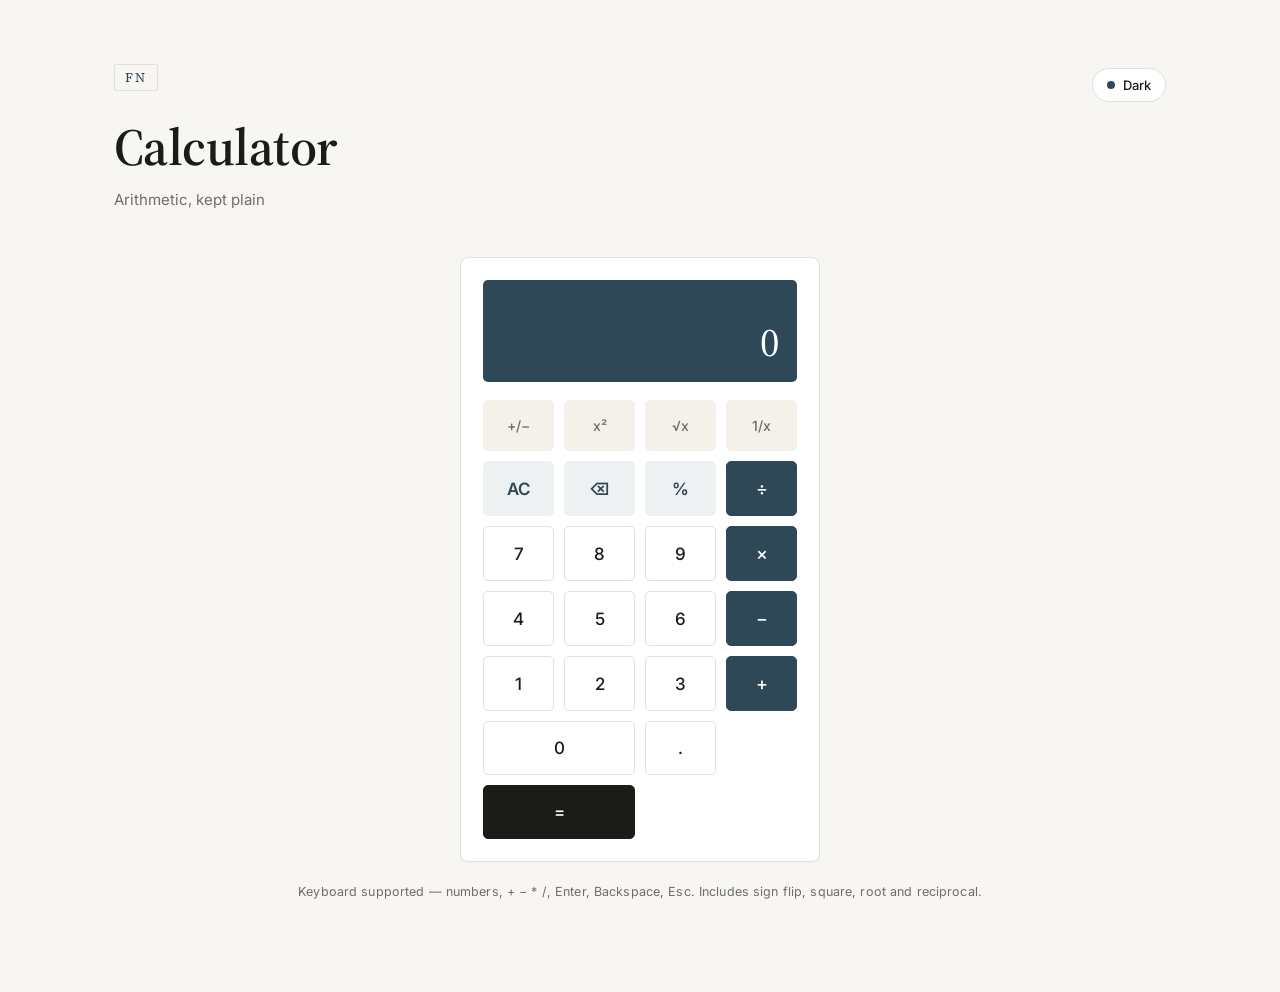
<file: Task 2/index_cal.html>
<!DOCTYPE html>
<html lang="en">
<head>
<meta charset="UTF-8">
<meta name="viewport" content="width=device-width, initial-scale=1.0">
<title>Calculator — Field Notes</title>
<link rel="stylesheet" href="style.css">
</head>
<body>

<header class="site-head">
  <div class="head-row">
    <div>
      <div class="mark">FN</div>
      <h1>Calculator</h1>
      <p class="sub">Arithmetic, kept plain</p>
    </div>
    <button class="theme-toggle" id="themeToggle" aria-label="Toggle dark mode">
      <span class="theme-dot"></span>
      <span id="themeLabel">Dark</span>
    </button>
  </div>
</header>

<main class="calc-wrap">
  <div class="calc" id="calc">

    <div class="screen">
      <div class="screen-history" id="history">&nbsp;</div>
      <div class="screen-main" id="display">0</div>
    </div>

    <div class="pad">
      <button class="key key-unary" data-action="sign">+/&minus;</button>
      <button class="key key-unary" data-action="square">x&sup2;</button>
      <button class="key key-unary" data-action="sqrt">&#8730;x</button>
      <button class="key key-unary" data-action="reciprocal">1/x</button>

      <button class="key key-fn" data-action="clear">AC</button>
      <button class="key key-fn" data-action="backspace">&#9003;</button>
      <button class="key key-fn" data-action="percent">%</button>
      <button class="key key-op" data-op="÷">&#247;</button>

      <button class="key" data-num="7">7</button>
      <button class="key" data-num="8">8</button>
      <button class="key" data-num="9">9</button>
      <button class="key key-op" data-op="×">&#215;</button>

      <button class="key" data-num="4">4</button>
      <button class="key" data-num="5">5</button>
      <button class="key" data-num="6">6</button>
      <button class="key key-op" data-op="−">&#8722;</button>

      <button class="key" data-num="1">1</button>
      <button class="key" data-num="2">2</button>
      <button class="key" data-num="3">3</button>
      <button class="key key-op" data-op="+">+</button>

      <button class="key key-zero" data-num="0">0</button>
      <button class="key" data-action="decimal">.</button>
      <button class="key key-equals" data-action="equals">=</button>
    </div>

  </div>

  <p class="hint">Keyboard supported — numbers, + − * /, Enter, Backspace, Esc. Includes sign flip, square, root and reciprocal.</p>
</main>

<script src="script.js"></script>
</body>
</html>
</file>
<file: Task 2/style.css>
@import url('https://fonts.googleapis.com/css2?family=Source+Serif+4:opsz,wght@8..60,400;8..60,600&family=Inter:wght@400;500;600&display=swap');

:root{
  --bg: #f7f6f3;
  --surface: #ffffff;
  --ink: #1b1b18;
  --ink-soft: #6f6d66;
  --line: #e2e0d9;
  --accent: #2f4858;
  --accent-soft: #eef1f2;
  --key: #ffffff;
  --key-hover: #f1efe9;
  --unary: #f4f1ea;
  --unary-hover: #ebe7dc;
}

[data-theme="dark"]{
  --bg: #161614;
  --surface: #1f1f1c;
  --ink: #efeee9;
  --ink-soft: #9b988f;
  --line: #33322d;
  --accent: #3f6577;
  --accent-soft: #253238;
  --key: #262622;
  --key-hover: #2d2d28;
  --unary: #232320;
  --unary-hover: #2b2b27;
}

*{ box-sizing: border-box; }

body{
  margin: 0;
  min-height: 100vh;
  background: var(--bg);
  color: var(--ink);
  font-family: 'Inter', -apple-system, sans-serif;
  -webkit-font-smoothing: antialiased;
  transition: background 0.25s ease, color 0.25s ease;
}

/* ---------- header ---------- */

.site-head{
  max-width: 1100px;
  margin: 0 auto;
  padding: 64px 24px 8px;
}

.mark{
  font-family: 'Source Serif 4', serif;
  font-size: 13px;
  letter-spacing: 0.16em;
  color: var(--accent);
  border: 1px solid var(--line);
  width: fit-content;
  padding: 4px 10px;
  border-radius: 2px;
  margin-bottom: 20px;
}

.site-head h1{
  font-family: 'Source Serif 4', serif;
  font-weight: 600;
  font-size: clamp(32px, 5vw, 52px);
  margin: 0 0 8px;
  letter-spacing: -0.01em;
}

.sub{
  color: var(--ink-soft);
  font-size: 15px;
  margin: 0;
}

.head-row{
  display: flex;
  align-items: flex-start;
  justify-content: space-between;
  gap: 20px;
}

.theme-toggle{
  display: inline-flex;
  align-items: center;
  gap: 8px;
  font-family: 'Inter', sans-serif;
  font-size: 13px;
  font-weight: 500;
  color: var(--ink);
  background: var(--surface);
  border: 1px solid var(--line);
  padding: 8px 14px;
  border-radius: 999px;
  cursor: pointer;
  margin-top: 4px;
  flex-shrink: 0;
  transition: border-color 0.2s ease, background 0.2s ease;
}

.theme-toggle:hover{
  border-color: var(--accent);
}

.theme-dot{
  width: 8px;
  height: 8px;
  border-radius: 50%;
  background: var(--accent);
  transition: background 0.2s ease;
}

/* ---------- layout ---------- */

.calc-wrap{
  max-width: 1100px;
  margin: 0 auto;
  padding: 40px 24px 80px;
  display: flex;
  flex-direction: column;
  align-items: center;
}

/* ---------- calculator ---------- */

.calc{
  width: 100%;
  max-width: 360px;
  background: var(--surface);
  border: 1px solid var(--line);
  border-radius: 8px;
  padding: 22px;
  box-shadow: 0 1px 2px rgba(27,27,24,0.03);
}

.screen{
  background: var(--accent);
  border-radius: 5px;
  padding: 22px 18px 16px;
  margin-bottom: 18px;
  text-align: right;
  overflow: hidden;
}

.screen-history{
  font-size: 13px;
  color: rgba(255,255,255,0.55);
  min-height: 16px;
  letter-spacing: 0.02em;
  white-space: nowrap;
  overflow: hidden;
  text-overflow: ellipsis;
}

.screen-main{
  font-family: 'Source Serif 4', serif;
  font-size: clamp(30px, 8vw, 40px);
  color: #ffffff;
  line-height: 1.2;
  white-space: nowrap;
  overflow: hidden;
  text-overflow: ellipsis;
}

.pad{
  display: grid;
  grid-template-columns: repeat(4, 1fr);
  gap: 10px;
}

.key{
  font-family: 'Inter', sans-serif;
  font-size: 17px;
  font-weight: 500;
  color: var(--ink);
  background: var(--key);
  border: 1px solid var(--line);
  border-radius: 5px;
  padding: 16px 0;
  cursor: pointer;
  transition: background 0.15s ease, border-color 0.15s ease, transform 0.1s ease;
}

.key:hover{
  background: var(--key-hover);
  border-color: #d7d4cb;
}

.key:active{
  transform: scale(0.96);
}

.key-fn{
  color: var(--accent);
  font-weight: 600;
  background: var(--accent-soft);
  border-color: var(--accent-soft);
}

.key-fn:hover{
  background: #e4e9ea;
}

[data-theme="dark"] .key-fn:hover{
  background: #2c3e44;
}

.key-unary{
  color: var(--ink-soft);
  font-size: 14px;
  background: var(--unary);
  border-color: var(--unary);
}

.key-unary:hover{
  background: var(--unary-hover);
  color: var(--ink);
}

.key-op{
  color: #ffffff;
  background: var(--accent);
  border-color: var(--accent);
  font-size: 18px;
}

.key-op:hover{
  background: #263e4c;
}

.key-op.is-active{
  background: #1c313c;
  box-shadow: inset 0 0 0 2px rgba(255,255,255,0.25);
}

.key-equals{
  color: #ffffff;
  background: var(--ink);
  border-color: var(--ink);
  grid-column: span 2;
}

.key-equals:hover{
  background: #333330;
}

.key-zero{
  grid-column: span 2;
}

.hint{
  margin-top: 22px;
  font-size: 12.5px;
  color: var(--ink-soft);
  letter-spacing: 0.01em;
}

/* ---------- responsive ---------- */

@media (max-width: 480px){
  .site-head{ padding: 32px 20px 8px; }
  .calc-wrap{ padding: 24px 16px 60px; }
  .key{ padding: 15px 0; font-size: 16px; }
  .head-row{ flex-direction: column; gap: 16px; }
  .theme-toggle{ margin-top: 0; }
}
</file>
